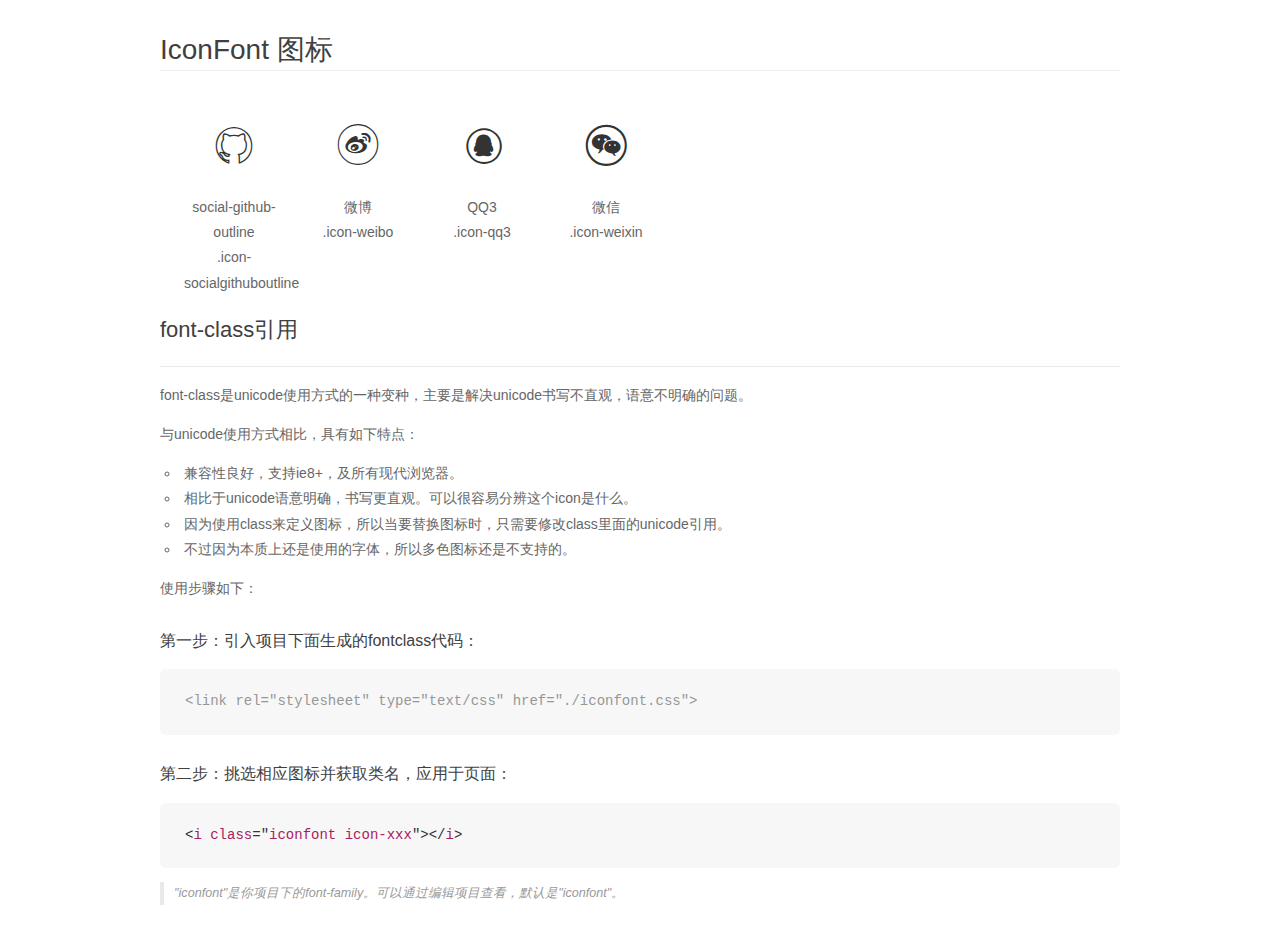
<file: ico/demo_fontclass.html>
<!DOCTYPE html>
<html>
<head>
    <meta charset="utf-8"/>
    <title>IconFont</title>
    <link rel="stylesheet" href="demo.css">
    <link rel="stylesheet" href="iconfont.css">
</head>
<body>
    <div class="main markdown">
        <h1>IconFont 图标</h1>
        <ul class="icon_lists clear">
            
                <li>
                <i class="icon iconfont icon-socialgithuboutline"></i>
                    <div class="name">social-github-outline</div>
                    <div class="fontclass">.icon-socialgithuboutline</div>
                </li>
            
                <li>
                <i class="icon iconfont icon-weibo"></i>
                    <div class="name">微博</div>
                    <div class="fontclass">.icon-weibo</div>
                </li>
            
                <li>
                <i class="icon iconfont icon-qq3"></i>
                    <div class="name">QQ3</div>
                    <div class="fontclass">.icon-qq3</div>
                </li>
            
                <li>
                <i class="icon iconfont icon-weixin"></i>
                    <div class="name">微信</div>
                    <div class="fontclass">.icon-weixin</div>
                </li>
            
        </ul>

        <h2 id="font-class-">font-class引用</h2>
        <hr>

        <p>font-class是unicode使用方式的一种变种，主要是解决unicode书写不直观，语意不明确的问题。</p>
        <p>与unicode使用方式相比，具有如下特点：</p>
        <ul>
        <li>兼容性良好，支持ie8+，及所有现代浏览器。</li>
        <li>相比于unicode语意明确，书写更直观。可以很容易分辨这个icon是什么。</li>
        <li>因为使用class来定义图标，所以当要替换图标时，只需要修改class里面的unicode引用。</li>
        <li>不过因为本质上还是使用的字体，所以多色图标还是不支持的。</li>
        </ul>
        <p>使用步骤如下：</p>
        <h3 id="-fontclass-">第一步：引入项目下面生成的fontclass代码：</h3>


        <pre><code class="lang-js hljs javascript"><span class="hljs-comment">&lt;link rel="stylesheet" type="text/css" href="./iconfont.css"&gt;</span></code></pre>
        <h3 id="-">第二步：挑选相应图标并获取类名，应用于页面：</h3>
        <pre><code class="lang-css hljs">&lt;<span class="hljs-selector-tag">i</span> <span class="hljs-selector-tag">class</span>="<span class="hljs-selector-tag">iconfont</span> <span class="hljs-selector-tag">icon-xxx</span>"&gt;&lt;/<span class="hljs-selector-tag">i</span>&gt;</code></pre>
        <blockquote>
        <p>"iconfont"是你项目下的font-family。可以通过编辑项目查看，默认是"iconfont"。</p>
        </blockquote>
    </div>
</body>
</html>
</file>
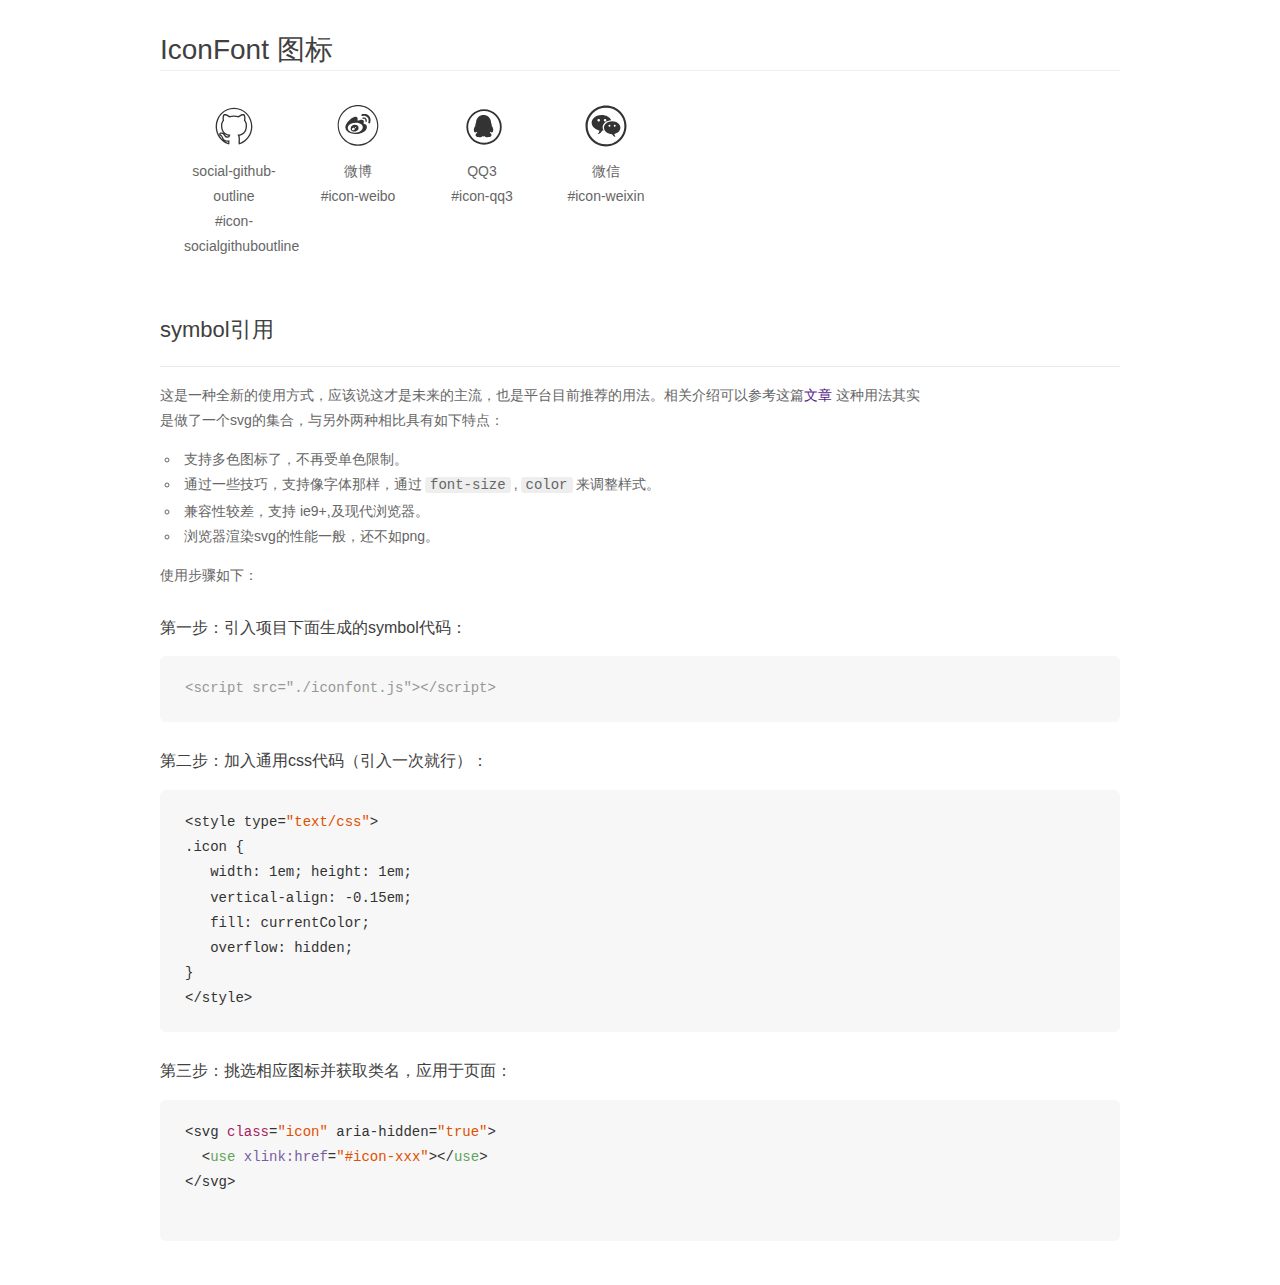
<file: ico/demo_symbol.html>
<!DOCTYPE html>
<html>
<head>
    <meta charset="utf-8"/>
    <title>IconFont</title>
    <link rel="stylesheet" href="demo.css">
    <script src="iconfont.js"></script>

    <style type="text/css">
        .icon {
          /* 通过设置 font-size 来改变图标大小 */
          width: 1em; height: 1em;
          /* 图标和文字相邻时，垂直对齐 */
          vertical-align: -0.15em;
          /* 通过设置 color 来改变 SVG 的颜色/fill */
          fill: currentColor;
          /* path 和 stroke 溢出 viewBox 部分在 IE 下会显示
             normalize.css 中也包含这行 */
          overflow: hidden;
        }

    </style>
</head>
<body>
    <div class="main markdown">
        <h1>IconFont 图标</h1>
        <ul class="icon_lists clear">
            
                <li>
                    <svg class="icon" aria-hidden="true">
                        <use xlink:href="#icon-socialgithuboutline"></use>
                    </svg>
                    <div class="name">social-github-outline</div>
                    <div class="fontclass">#icon-socialgithuboutline</div>
                </li>
            
                <li>
                    <svg class="icon" aria-hidden="true">
                        <use xlink:href="#icon-weibo"></use>
                    </svg>
                    <div class="name">微博</div>
                    <div class="fontclass">#icon-weibo</div>
                </li>
            
                <li>
                    <svg class="icon" aria-hidden="true">
                        <use xlink:href="#icon-qq3"></use>
                    </svg>
                    <div class="name">QQ3</div>
                    <div class="fontclass">#icon-qq3</div>
                </li>
            
                <li>
                    <svg class="icon" aria-hidden="true">
                        <use xlink:href="#icon-weixin"></use>
                    </svg>
                    <div class="name">微信</div>
                    <div class="fontclass">#icon-weixin</div>
                </li>
            
        </ul>


        <h2 id="symbol-">symbol引用</h2>
        <hr>

        <p>这是一种全新的使用方式，应该说这才是未来的主流，也是平台目前推荐的用法。相关介绍可以参考这篇<a href="">文章</a>
        这种用法其实是做了一个svg的集合，与另外两种相比具有如下特点：</p>
        <ul>
          <li>支持多色图标了，不再受单色限制。</li>
          <li>通过一些技巧，支持像字体那样，通过<code>font-size</code>,<code>color</code>来调整样式。</li>
          <li>兼容性较差，支持 ie9+,及现代浏览器。</li>
          <li>浏览器渲染svg的性能一般，还不如png。</li>
        </ul>
        <p>使用步骤如下：</p>
        <h3 id="-symbol-">第一步：引入项目下面生成的symbol代码：</h3>
        <pre><code class="lang-js hljs javascript"><span class="hljs-comment">&lt;script src="./iconfont.js"&gt;&lt;/script&gt;</span></code></pre>
        <h3 id="-css-">第二步：加入通用css代码（引入一次就行）：</h3>
        <pre><code class="lang-js hljs javascript">&lt;style type=<span class="hljs-string">"text/css"</span>&gt;
.icon {
   width: <span class="hljs-number">1</span>em; height: <span class="hljs-number">1</span>em;
   vertical-align: <span class="hljs-number">-0.15</span>em;
   fill: currentColor;
   overflow: hidden;
}
&lt;<span class="hljs-regexp">/style&gt;</span></code></pre>
        <h3 id="-">第三步：挑选相应图标并获取类名，应用于页面：</h3>
        <pre><code class="lang-js hljs javascript">&lt;svg <span class="hljs-class"><span class="hljs-keyword">class</span></span>=<span class="hljs-string">"icon"</span> aria-hidden=<span class="hljs-string">"true"</span>&gt;<span class="xml"><span class="hljs-tag">
  &lt;<span class="hljs-name">use</span> <span class="hljs-attr">xlink:href</span>=<span class="hljs-string">"#icon-xxx"</span>&gt;</span><span class="hljs-tag">&lt;/<span class="hljs-name">use</span>&gt;</span>
</span>&lt;<span class="hljs-regexp">/svg&gt;
        </span></code></pre>
    </div>
</body>
</html>
</file>
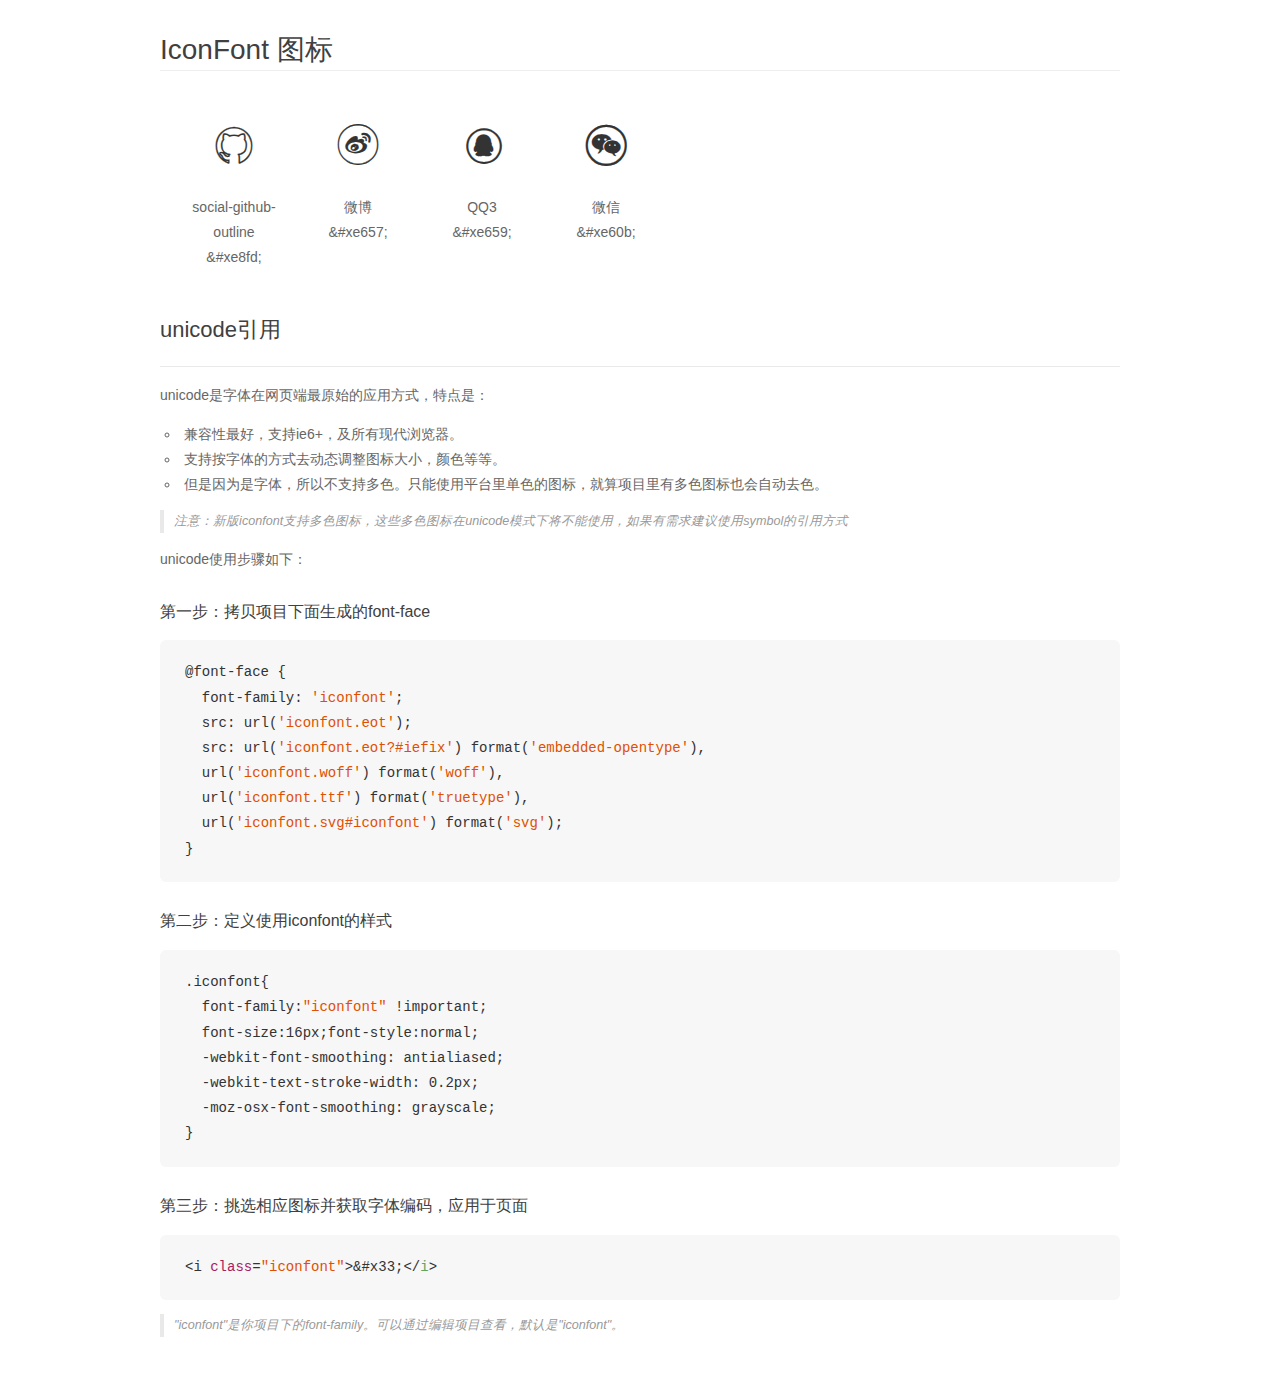
<file: ico/demo_unicode.html>
<!DOCTYPE html>
<html>
<head>
    <meta charset="utf-8"/>
    <title>IconFont</title>
    <link rel="stylesheet" href="demo.css">

    <style type="text/css">

        @font-face {font-family: "iconfont";
          src: url('iconfont.eot'); /* IE9*/
          src: url('iconfont.eot#iefix') format('embedded-opentype'), /* IE6-IE8 */
          url('iconfont.woff') format('woff'), /* chrome, firefox */
          url('iconfont.ttf') format('truetype'), /* chrome, firefox, opera, Safari, Android, iOS 4.2+*/
          url('iconfont.svg#iconfont') format('svg'); /* iOS 4.1- */
        }

        .iconfont {
          font-family:"iconfont" !important;
          font-size:16px;
          font-style:normal;
          -webkit-font-smoothing: antialiased;
          -webkit-text-stroke-width: 0.2px;
          -moz-osx-font-smoothing: grayscale;
        }

    </style>
</head>
<body>
    <div class="main markdown">
        <h1>IconFont 图标</h1>
        <ul class="icon_lists clear">
            
                <li>
                <i class="icon iconfont">&#xe8fd;</i>
                    <div class="name">social-github-outline</div>
                    <div class="code">&amp;#xe8fd;</div>
                </li>
            
                <li>
                <i class="icon iconfont">&#xe657;</i>
                    <div class="name">微博</div>
                    <div class="code">&amp;#xe657;</div>
                </li>
            
                <li>
                <i class="icon iconfont">&#xe659;</i>
                    <div class="name">QQ3</div>
                    <div class="code">&amp;#xe659;</div>
                </li>
            
                <li>
                <i class="icon iconfont">&#xe60b;</i>
                    <div class="name">微信</div>
                    <div class="code">&amp;#xe60b;</div>
                </li>
            
        </ul>
        <h2 id="unicode-">unicode引用</h2>
        <hr>

        <p>unicode是字体在网页端最原始的应用方式，特点是：</p>
        <ul>
        <li>兼容性最好，支持ie6+，及所有现代浏览器。</li>
        <li>支持按字体的方式去动态调整图标大小，颜色等等。</li>
        <li>但是因为是字体，所以不支持多色。只能使用平台里单色的图标，就算项目里有多色图标也会自动去色。</li>
        </ul>
        <blockquote>
        <p>注意：新版iconfont支持多色图标，这些多色图标在unicode模式下将不能使用，如果有需求建议使用symbol的引用方式</p>
        </blockquote>
        <p>unicode使用步骤如下：</p>
        <h3 id="-font-face">第一步：拷贝项目下面生成的font-face</h3>
        <pre><code class="lang-js hljs javascript">@font-face {
  font-family: <span class="hljs-string">'iconfont'</span>;
  src: url(<span class="hljs-string">'iconfont.eot'</span>);
  src: url(<span class="hljs-string">'iconfont.eot?#iefix'</span>) format(<span class="hljs-string">'embedded-opentype'</span>),
  url(<span class="hljs-string">'iconfont.woff'</span>) format(<span class="hljs-string">'woff'</span>),
  url(<span class="hljs-string">'iconfont.ttf'</span>) format(<span class="hljs-string">'truetype'</span>),
  url(<span class="hljs-string">'iconfont.svg#iconfont'</span>) format(<span class="hljs-string">'svg'</span>);
}
</code></pre>
        <h3 id="-iconfont-">第二步：定义使用iconfont的样式</h3>
        <pre><code class="lang-js hljs javascript">.iconfont{
  font-family:<span class="hljs-string">"iconfont"</span> !important;
  font-size:<span class="hljs-number">16</span>px;font-style:normal;
  -webkit-font-smoothing: antialiased;
  -webkit-text-stroke-width: <span class="hljs-number">0.2</span>px;
  -moz-osx-font-smoothing: grayscale;
}
</code></pre>
        <h3 id="-">第三步：挑选相应图标并获取字体编码，应用于页面</h3>
        <pre><code class="lang-js hljs javascript">&lt;i <span class="hljs-class"><span class="hljs-keyword">class</span></span>=<span class="hljs-string">"iconfont"</span>&gt;&amp;#x33;<span class="xml"><span class="hljs-tag">&lt;/<span class="hljs-name">i</span>&gt;</span></span></code></pre>

        <blockquote>
        <p>"iconfont"是你项目下的font-family。可以通过编辑项目查看，默认是"iconfont"。</p>
        </blockquote>
    </div>


</body>
</html>
</file>
<file: ico/iconfont.css>
@font-face {font-family: "iconfont";
  src: url('iconfont.eot?t=1533688390779'); /* IE9*/
  src: url('iconfont.eot?t=1533688390779#iefix') format('embedded-opentype'), /* IE6-IE8 */
  url('[data-uri]') format('woff'),
  url('iconfont.ttf?t=1533688390779') format('truetype'), /* chrome, firefox, opera, Safari, Android, iOS 4.2+*/
  url('iconfont.svg?t=1533688390779#iconfont') format('svg'); /* iOS 4.1- */
}

.iconfont {
  font-family:"iconfont" !important;
  font-size:16px;
  font-style:normal;
  -webkit-font-smoothing: antialiased;
  -moz-osx-font-smoothing: grayscale;
}

.icon-socialgithuboutline:before { content: "\e8fd"; }

.icon-weibo:before { content: "\e657"; }

.icon-qq3:before { content: "\e659"; }

.icon-weixin:before { content: "\e60b"; }
</file>
<file: ico/demo.css>
*{margin: 0;padding: 0;list-style: none;}
/*
KISSY CSS Reset
理念：1. reset 的目的不是清除浏览器的默认样式，这仅是部分工作。清除和重置是紧密不可分的。
2. reset 的目的不是让默认样式在所有浏览器下一致，而是减少默认样式有可能带来的问题。
3. reset 期望提供一套普适通用的基础样式。但没有银弹，推荐根据具体需求，裁剪和修改后再使用。
特色：1. 适应中文；2. 基于最新主流浏览器。
维护：玉伯<lifesinger@gmail.com>, 正淳<ragecarrier@gmail.com>
 */

/** 清除内外边距 **/
body, h1, h2, h3, h4, h5, h6, hr, p, blockquote, /* structural elements 结构元素 */
dl, dt, dd, ul, ol, li, /* list elements 列表元素 */
pre, /* text formatting elements 文本格式元素 */
form, fieldset, legend, button, input, textarea, /* form elements 表单元素 */
th, td /* table elements 表格元素 */ {
  margin: 0;
  padding: 0;
}

/** 设置默认字体 **/
body,
button, input, select, textarea /* for ie */ {
  font: 12px/1.5 tahoma, arial, \5b8b\4f53, sans-serif;
}
h1, h2, h3, h4, h5, h6 { font-size: 100%; }
address, cite, dfn, em, var { font-style: normal; } /* 将斜体扶正 */
code, kbd, pre, samp { font-family: courier new, courier, monospace; } /* 统一等宽字体 */
small { font-size: 12px; } /* 小于 12px 的中文很难阅读，让 small 正常化 */

/** 重置列表元素 **/
ul, ol { list-style: none; }

/** 重置文本格式元素 **/
a { text-decoration: none; }
a:hover { text-decoration: underline; }


/** 重置表单元素 **/
legend { color: #000; } /* for ie6 */
fieldset, img { border: 0; } /* img 搭车：让链接里的 img 无边框 */
button, input, select, textarea { font-size: 100%; } /* 使得表单元素在 ie 下能继承字体大小 */
/* 注：optgroup 无法扶正 */

/** 重置表格元素 **/
table { border-collapse: collapse; border-spacing: 0; }

/* 清除浮动 */
.ks-clear:after, .clear:after {
  content: '\20';
  display: block;
  height: 0;
  clear: both;
}
.ks-clear, .clear {
  *zoom: 1;
}

.main {
  padding: 30px 100px;
width: 960px;
margin: 0 auto;
}
.main h1{font-size:36px; color:#333; text-align:left;margin-bottom:30px; border-bottom: 1px solid #eee;}

.helps{margin-top:40px;}
.helps pre{
  padding:20px;
  margin:10px 0;
  border:solid 1px #e7e1cd;
  background-color: #fffdef;
  overflow: auto;
}

.icon_lists{
  width: 100% !important;

}

.icon_lists li{
  float:left;
  width: 100px;
  height:180px;
  text-align: center;
  list-style: none !important;
}
.icon_lists .icon{
  font-size: 42px;
  line-height: 100px;
  margin: 10px 0;
  color:#333;
  -webkit-transition: font-size 0.25s ease-out 0s;
  -moz-transition: font-size 0.25s ease-out 0s;
  transition: font-size 0.25s ease-out 0s;

}
.icon_lists .icon:hover{
  font-size: 100px;
}



.markdown {
  color: #666;
  font-size: 14px;
  line-height: 1.8;
}

.highlight {
  line-height: 1.5;
}

.markdown img {
  vertical-align: middle;
  max-width: 100%;
}

.markdown h1 {
  color: #404040;
  font-weight: 500;
  line-height: 40px;
  margin-bottom: 24px;
}

.markdown h2,
.markdown h3,
.markdown h4,
.markdown h5,
.markdown h6 {
  color: #404040;
  margin: 1.6em 0 0.6em 0;
  font-weight: 500;
  clear: both;
}

.markdown h1 {
  font-size: 28px;
}

.markdown h2 {
  font-size: 22px;
}

.markdown h3 {
  font-size: 16px;
}

.markdown h4 {
  font-size: 14px;
}

.markdown h5 {
  font-size: 12px;
}

.markdown h6 {
  font-size: 12px;
}

.markdown hr {
  height: 1px;
  border: 0;
  background: #e9e9e9;
  margin: 16px 0;
  clear: both;
}

.markdown p,
.markdown pre {
  margin: 1em 0;
}

.markdown > p,
.markdown > blockquote,
.markdown > .highlight,
.markdown > ol,
.markdown > ul {
  width: 80%;
}

.markdown ul > li {
  list-style: circle;
}

.markdown > ul li,
.markdown blockquote ul > li {
  margin-left: 20px;
  padding-left: 4px;
}

.markdown > ul li p,
.markdown > ol li p {
  margin: 0.6em 0;
}

.markdown ol > li {
  list-style: decimal;
}

.markdown > ol li,
.markdown blockquote ol > li {
  margin-left: 20px;
  padding-left: 4px;
}

.markdown code {
  margin: 0 3px;
  padding: 0 5px;
  background: #eee;
  border-radius: 3px;
}

.markdown pre {
  border-radius: 6px;
  background: #f7f7f7;
  padding: 20px;
}

.markdown pre code {
  border: none;
  background: #f7f7f7;
  margin: 0;
}

.markdown strong,
.markdown b {
  font-weight: 600;
}

.markdown > table {
  border-collapse: collapse;
  border-spacing: 0px;
  empty-cells: show;
  border: 1px solid #e9e9e9;
  width: 95%;
  margin-bottom: 24px;
}

.markdown > table th {
  white-space: nowrap;
  color: #333;
  font-weight: 600;

}

.markdown > table th,
.markdown > table td {
  border: 1px solid #e9e9e9;
  padding: 8px 16px;
  text-align: left;
}

.markdown > table th {
  background: #F7F7F7;
}

.markdown blockquote {
  font-size: 90%;
  color: #999;
  border-left: 4px solid #e9e9e9;
  padding-left: 0.8em;
  margin: 1em 0;
  font-style: italic;
}

.markdown blockquote p {
  margin: 0;
}

.markdown .anchor {
  opacity: 0;
  transition: opacity 0.3s ease;
  margin-left: 8px;
}

.markdown .waiting {
  color: #ccc;
}

.markdown h1:hover .anchor,
.markdown h2:hover .anchor,
.markdown h3:hover .anchor,
.markdown h4:hover .anchor,
.markdown h5:hover .anchor,
.markdown h6:hover .anchor {
  opacity: 1;
  display: inline-block;
}

.markdown > br,
.markdown > p > br {
  clear: both;
}


.hljs {
  display: block;
  background: white;
  padding: 0.5em;
  color: #333333;
  overflow-x: auto;
}

.hljs-comment,
.hljs-meta {
  color: #969896;
}

.hljs-string,
.hljs-variable,
.hljs-template-variable,
.hljs-strong,
.hljs-emphasis,
.hljs-quote {
  color: #df5000;
}

.hljs-keyword,
.hljs-selector-tag,
.hljs-type {
  color: #a71d5d;
}

.hljs-literal,
.hljs-symbol,
.hljs-bullet,
.hljs-attribute {
  color: #0086b3;
}

.hljs-section,
.hljs-name {
  color: #63a35c;
}

.hljs-tag {
  color: #333333;
}

.hljs-title,
.hljs-attr,
.hljs-selector-id,
.hljs-selector-class,
.hljs-selector-attr,
.hljs-selector-pseudo {
  color: #795da3;
}

.hljs-addition {
  color: #55a532;
  background-color: #eaffea;
}

.hljs-deletion {
  color: #bd2c00;
  background-color: #ffecec;
}

.hljs-link {
  text-decoration: underline;
}

pre{
  background: #fff;
}
</file>
